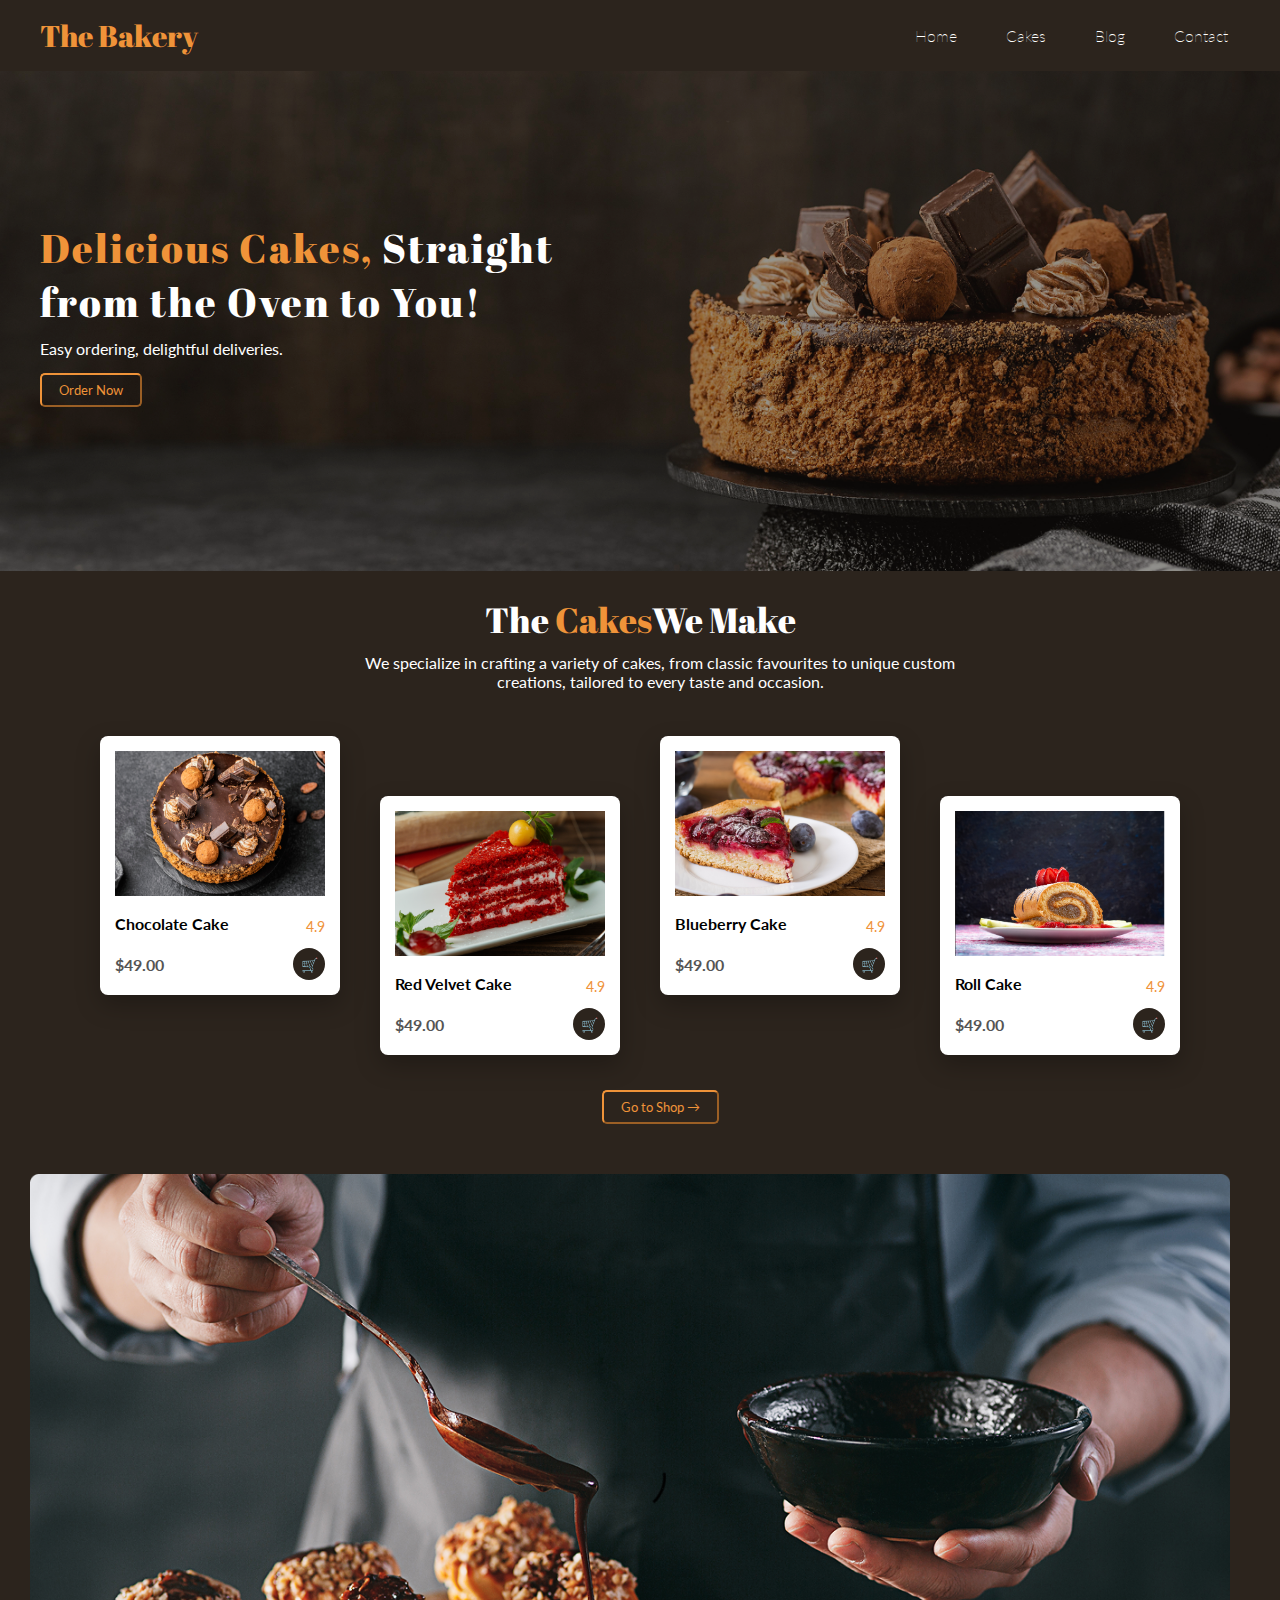
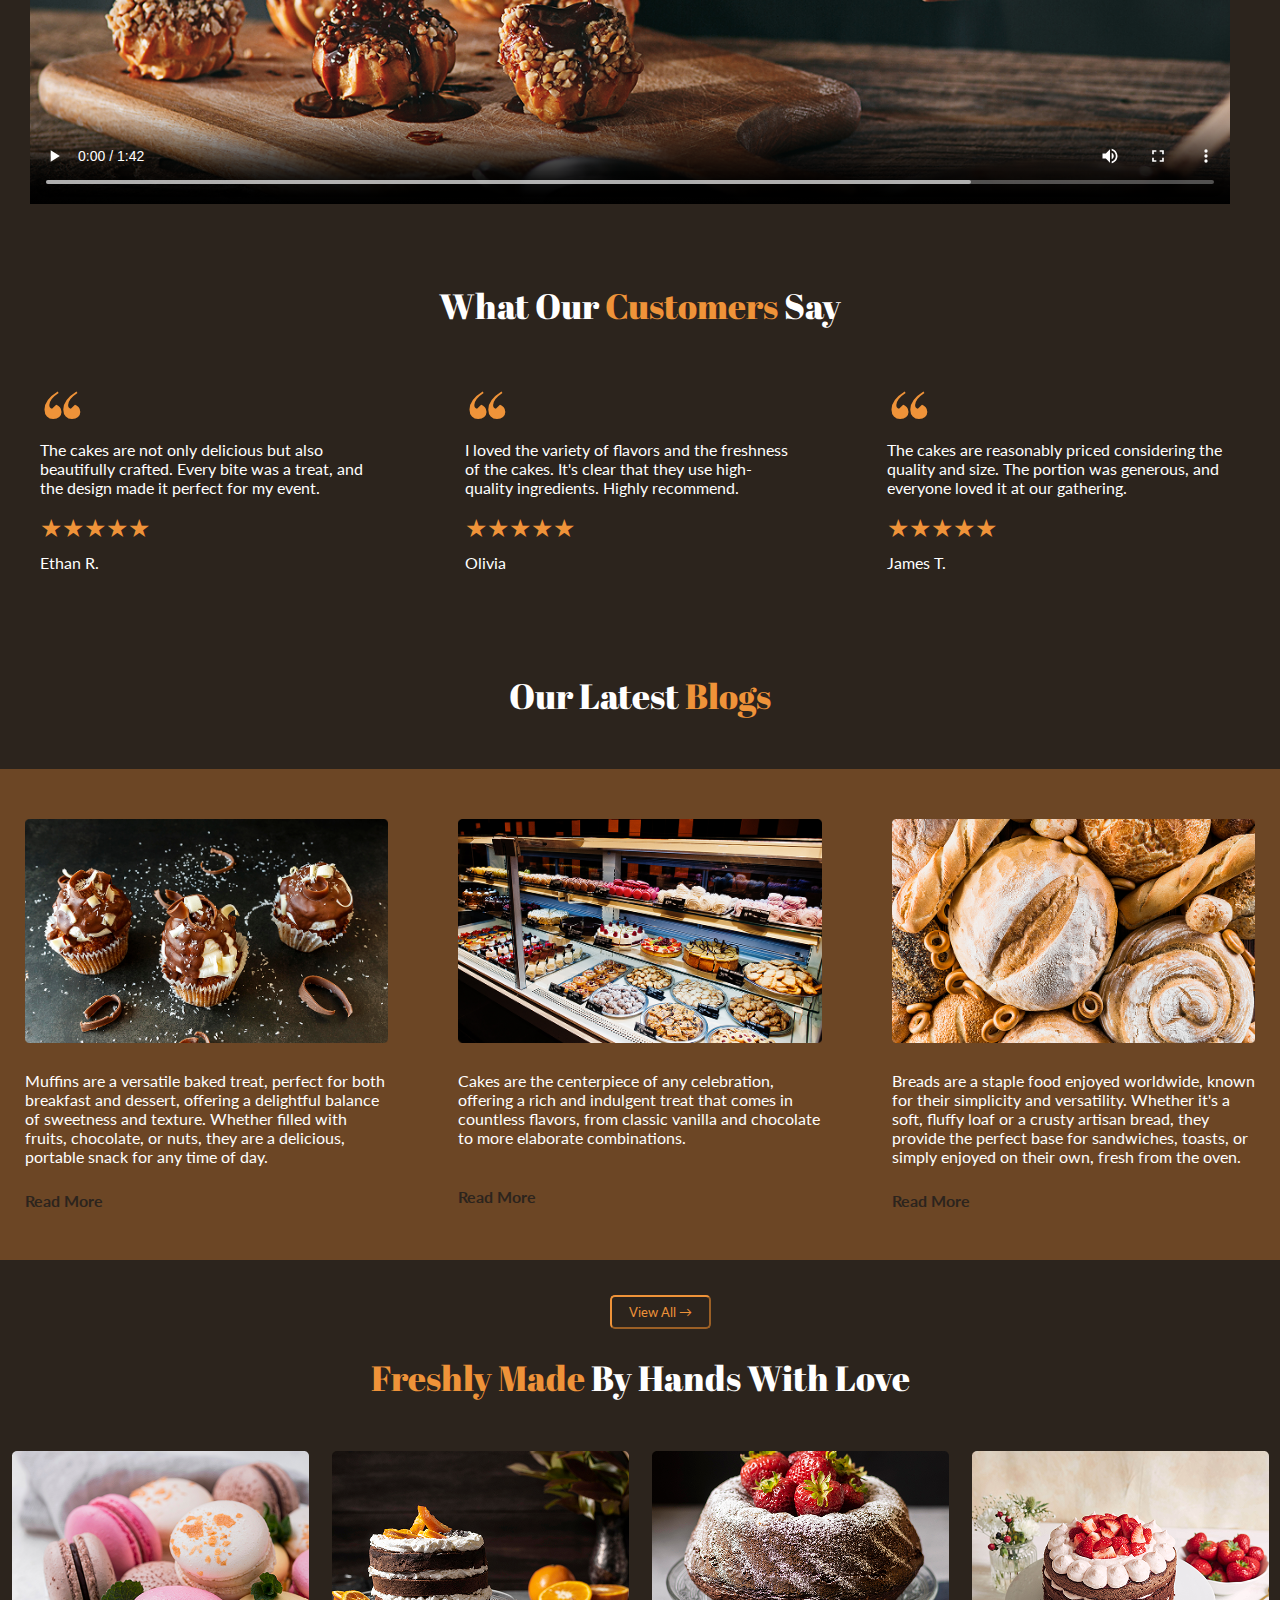
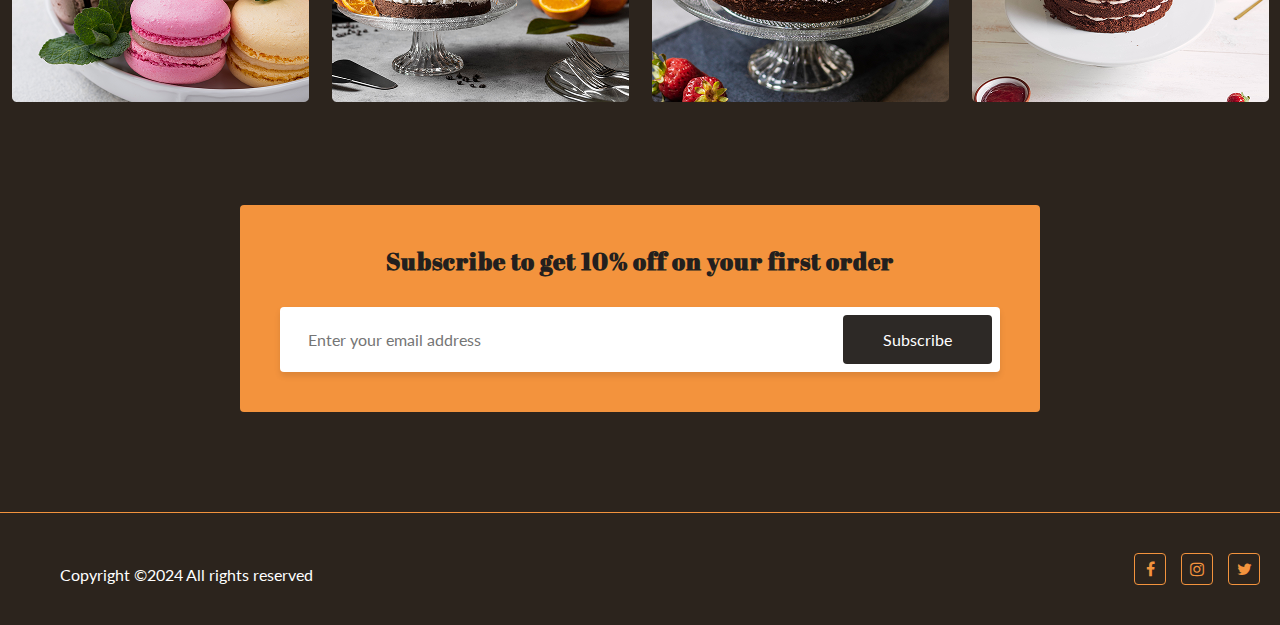
<file: index.html>
<!DOCTYPE html>
<html lang="en">

<head>
  <meta charset="UTF-8" />
  <meta name="viewport" content="width=device-width, initial-scale=1.0">
  <title>The Bakery</title>
  <link href="https://fonts.googleapis.com/css2?family=Abril+Fatface&display=swap" rel="stylesheet" />
  <link href="https://fonts.googleapis.com/css2?family=Lato:wght@300;400;700;900&display=swap" rel="stylesheet" />
  <link rel="stylesheet" href="https://cdnjs.cloudflare.com/ajax/libs/font-awesome/4.7.0/css/font-awesome.min.css">
  <link rel="stylesheet" href="style.css" />
</head>

<body>
  <nav class="navbar">
    <div class="logo">The Bakery</div>
    <ul class="nav-links">
      <li><a href="#">Home</a></li>
      <li><a href="#">Cakes</a></li>
      <li><a href="#">Blog</a></li>
      <li><a href="contact.html">Contact</a></li>
    </ul>
  </nav>
  <div class="BGI">
    <div class="mainh">
      <span class="orange">Delicious Cakes,</span> Straight <br />from the
      Oven to You!
    </div>
    <p>Easy ordering, delightful deliveries.</p>
    <button class="button">Order Now</button>
  </div>
  <div>
    <div class="sec">The <span class="orange">Cakes</span>We Make</div>
    <p style="text-align: center">
      We specialize in crafting a variety of cakes, from classic favourites to
      unique custom<br> creations, tailored to every taste and occasion.
    </p>
    <section class="products">
      <div class="card-up">
        <div class="card">
          <img src="assets/pictures/1st.png" alt="Chocolate Cake" class="card-img">
          <div class="card-body">
            <h3>Chocolate Cake</h3>
            <span class="rating">4.9</span>
            <div class="card-footer">
              <span class="price">$49.00</span>
              <button class="cart-btn">🛒</button>
            </div>
          </div>
        </div>
      </div>
      <div class="card-down">
        <div class="card">
          <img src="assets/pictures/2nd.png" alt="Red Velvet Cake" class="card-img">
          <div class="card-body">
            <h3>Red Velvet Cake</h3>
            <span class="rating">4.9</span>
            <div class="card-footer">
              <span class="price">$49.00</span>
              <button class="cart-btn">🛒</button>
            </div>
          </div>
        </div>
      </div>
      <div class="card-up">
        <div class="card">
          <img src="assets/pictures/3rd.png" alt="Blueberry Cake" class="card-img">
          <div class="card-body">
            <h3>Blueberry Cake</h3>
            <span class="rating">4.9</span>
            <div class="card-footer">
              <span class="price">$49.00</span>
              <button class="cart-btn">🛒</button>
            </div>
          </div>
        </div>
      </div>
      <div class="card-down">
        <div class="card">
          <img src="assets/pictures/4th.png" alt="Roll Cake" class="card-img">
          <div class="card-body">
            <h3>Roll Cake</h3>
            <span class="rating">4.9</span>
            <div class="card-footer">
              <span class="price">$49.00</span>
              <button class="cart-btn">🛒</button>
            </div>
          </div>
        </div>
      </div>
    </section>
    <div style="text-align: center;padding-top: 20px;"> <button type="button" class="button">Go to Shop &#x2192;</button></div>
    <div class="cont">
      <video class="video" controls poster="assets/pictures/poster.png" style="padding: 30px,15px,30px,15px;">
        <source src="assets/DESSERT MAKING.mp4" type="video/mp4">
      </video>
    </div>
    <div>
      <div class="sec">What Our<span class="orange"> Customers </span>Say</div>
      <div class="comments">
        <div class="com">
          <p class="quote"> &#x201C; </p>
          <p>The cakes are not only delicious but also beautifully crafted. Every bite was a treat, and the
            design made it perfect for my event.</p>
          <div class="star">
            &#x2605;&#x2605;&#x2605;&#x2605;&#x2605;
          </div>
          <div class="names">
            <p>
              Ethan R.
            </p>
          </div>
        </div>
        <div class="com">
          <p class="quote"> &#x201C; </p>
          <p>I loved the variety of flavors and the freshness of the cakes. It's clear that they use
            high-quality ingredients. Highly recommend.</p>
          <div class="star">
            &#x2605;&#x2605;&#x2605;&#x2605;&#x2605;
          </div>
          <div class="names">
            <p>
              Olivia </p>
          </div>
        </div>
        <div class="com">
          <p class="quote"> &#x201C; </p>
          <p>The cakes are reasonably priced considering the quality and size. The portion was generous, and
            everyone loved it at our gathering.</p>
          <div class="star">
            &#x2605;&#x2605;&#x2605;&#x2605;&#x2605;
          </div>
          <div class="names">
            <p>
              James T. </p>
          </div>
        </div>
      </div>
    </div>
    <div class="sec" style="padding-top:100px; padding-bottom: 50px;">Our Latest<span class="orange"> Blogs</span></div>
    <div class="blog">
    <div class="blog-item">
        <img src="assets/pictures/b3.png" alt="Muffins">
        <div class="b">Muffins are a versatile baked treat, perfect for both breakfast and dessert, offering a delightful balance of
            sweetness and texture. Whether filled with fruits, chocolate, or nuts, they are a delicious, portable snack
            for any time of day.</div>
        <a href="#" class="read-more">Read More</a>
    </div>

    <div class="blog-item">
        <img src="assets/pictures/b2.png" alt="Cakes">
        <div style="padding-bottom: 40px;padding-top: 25px;">Cakes are the centerpiece of any celebration, offering a rich and indulgent treat that comes in countless flavors, from classic vanilla and chocolate to more elaborate combinations.</div>
        <a href="#" class="read-more">Read More</a>
    </div>

    <div class="blog-item">
        <img src="assets/pictures/b1.png" alt="Breads">
        <div class="b">Breads are a staple food enjoyed worldwide, known for their simplicity and versatility. Whether it's a soft, fluffy loaf or a crusty artisan bread, they provide the perfect base for sandwiches, toasts, or simply enjoyed on their own, fresh from the oven.</div>
        <a href="#" class="read-more">Read More</a>
    </div>
</div>
<div style="text-align: center;padding-top: 20px;"> <button class="button">View All &#x2192;</button></div>
<div class="sec"><span class="orange">Freshly Made</span> By Hands With Love</div>
<div class="gallery">
  <div class="gal"><img src="assets/pictures/i1.png"></div>
  <div class="gal"><img src="assets/pictures/i2.png"></div>
  <div class="gal"><img src="assets/pictures/i3.png"></div>
  <div class="gal"><img src="assets/pictures/i4.png"></div>
</div>
<div class="subscription">
  <div class="subscription-banner">
    <h2>Subscribe to get 10% off on your first order</h2>
    <form class="subscribe-form">
        <input type="email" placeholder="Enter your email address" required>
        <button type="submit">Subscribe</button>
    </form>
</div>
</div>
<footer class="footer-container">
    <div class="footer-content">
        <p>Copyright ©2024 All rights reserved</p>
        <div class="social-links">
            <a href="#" class="social-icon"><i class="fa fa-facebook-f"></i></a>
            <a href="#" class="social-icon"><i class="fa fa-instagram"></i></a>
            <a href="#" class="social-icon"><i class="fa fa-twitter"></i></a>
        </div>
    </div>
</footer>
</body>
</html>
</file>
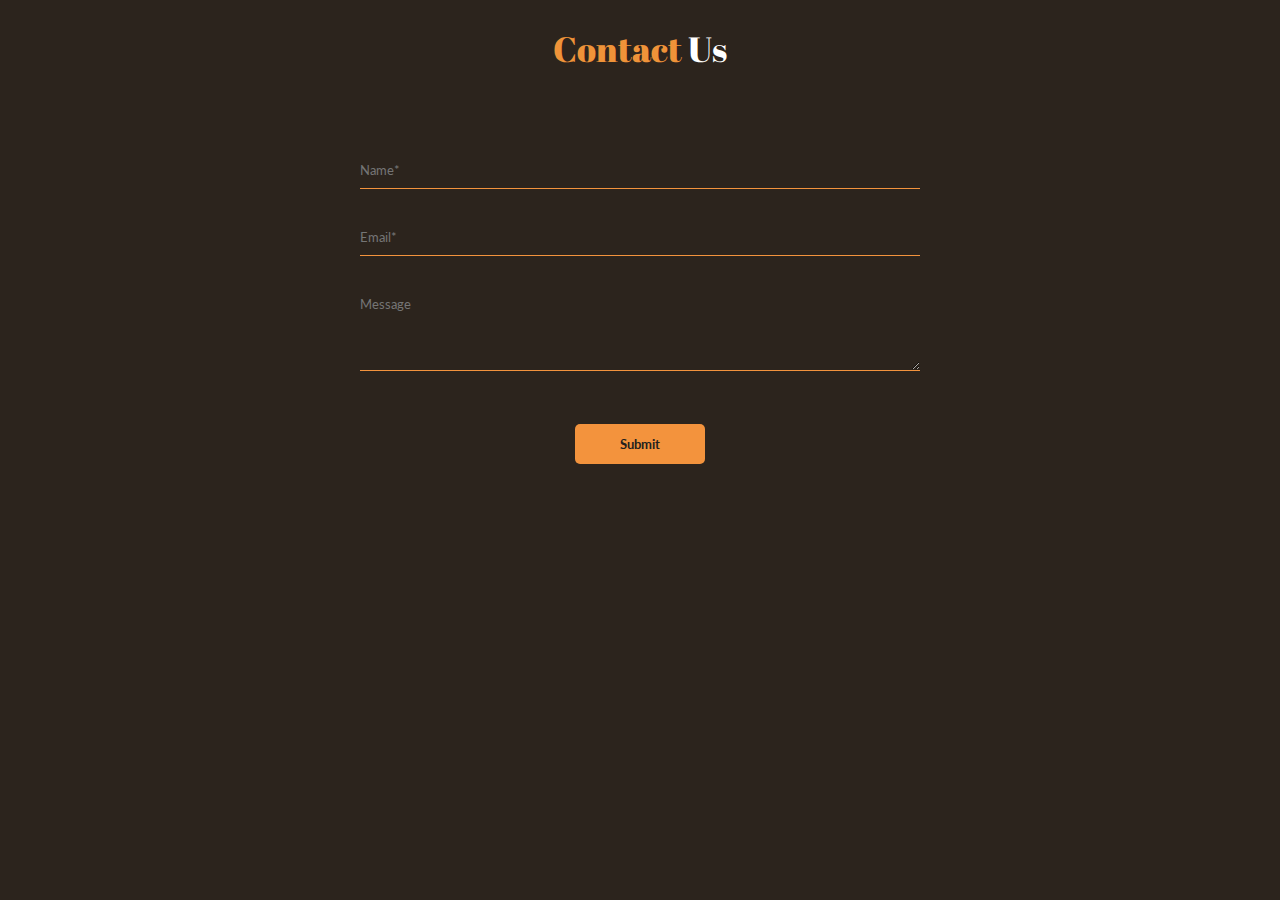
<file: contact.html>
<!DOCTYPE html>
<html lang="en">
<head>
    <meta charset="UTF-8">
    <meta name="viewport" content="width=device-width, initial-scale=1.0">
    <title>Contact Us</title>
      <link href="https://fonts.googleapis.com/css2?family=Abril+Fatface&display=swap" rel="stylesheet" />
  <link href="https://fonts.googleapis.com/css2?family=Lato:wght@300;400;700;900&display=swap" rel="stylesheet" />
     <link rel="stylesheet" href="style.css" />
</head>
<body>
<div class="sec"><span class="orange">Contact</span> Us</div>
<form class="contact-form">
        <div class="input-group">
            <input type="text" placeholder="Name*" required>
        </div>
        <div class="input-group">
            <input type="email" placeholder="Email*" required>
        </div>
        <div class="input-group">
            <textarea placeholder="Message" rows="4"></textarea>
        </div>
        <button type="submit" class="submit-btn">Submit</button>
    </form>
</body>
</html>
</file>
<file: style.css>
* {
    margin: 0;
    padding: 0;
    box-sizing: border-box;
    font-family: "lato";
}

body {
    background-color:#2C241D;
    color: #ffffff;
}
.orange{
   color: #EF9339; 
    font-family: "Abril Fatface";

}
.white{
color: #ffffff;
}
.mainh{
    font-size: 40px;
    letter-spacing:2px;
    padding-top:150px;
    padding-left:40px;
    font-family: "Abril Fatface";

}
.b{
    padding-top:  25px;
    padding-bottom: 25px;
}
p{
    color: #ffffff;
    padding-left:  40px;
    padding-top:10px;
}
 .logo{
    font-size: 30px;
    color: #EF9339;
    font-family: "Abril Fatface";
 }
.BGI{
    background-image: url(assets/pictures/BGI.png);
    background-size: cover;
    background-position: center;
    background-repeat: no-repeat;
    height: 500px;
}

.logo img {
    height: 45px;
    width: auto;
    cursor: pointer; 
}
.nav-links {
    list-style: none;
    display: flex;
    gap: 25px;
}
.nav-links a {
    text-decoration: none;
    color: #ffffff;
    padding: 8px 12px;}

.navbar {
    display: flex;
    font-weight: bold;
    justify-content: space-between;
    align-items: center;
    padding: 15px 40px;
    color:#000000 ;
    font-weight: 100;
    
}

.nav-links a:hover {
    font-weight: 100;
    color: #EF9339;
}
.button{
    color: #EF9339;
    margin-left: 40px;
    margin-top: 15px;
    padding:7px 17px;
    cursor: pointer;
    background-color: transparent;
    border-color: #EF9339;
    border-radius: 5px;
}
.sec{
    text-align: center;
    font-size:35px;
    padding-top:25px;
    font-family: "Abril Fatface";
}

.products {
    display: flex;
    gap: 40px;
    justify-content: center;
    flex-wrap: wrap;
    padding-top: 75px;
}
.card-up {
    margin-top: -30px;
}

.card-down {
    margin-top: 30px;
}
.card {
    background: #ffffff;
    width: 240px;
    border-radius: 8px;
    overflow: hidden;
    box-shadow: 0 10px 25px rgba(0,0,0,0.25);
    transition: transform 0.3s ease;
}

.card:hover {
    transform: translateY(-8px);
}

.card img {
    width: 100%;
    height: 160px;
    object-fit: cover;
}

.card-body {
    padding: 15px;
}

h3 {
    font-size: 16px;
    font-weight: 700;
    margin-bottom: 5px;
    color: black;
}

.rating {
    color: #ef9339;
    font-size: 14px;
    float: right;
    margin-top: -20px;
}

.card-footer {
    display: flex;
    justify-content: space-between;
    align-items: center;
    margin-top: 15px;
}

.price {
    font-weight: 700;
    color: #555;
}

.cart-btn {
    background: #2c241d;
    color: #fff;
    border: none;
    width: 32px;
    height: 32px;
    border-radius: 50%;
    cursor: pointer;
    font-size: 14px;
}

.cart-btn:hover {
    background: #ef9339;
}
.card-img{
    padding: 15px 15px 0 15px;
}
.video{
width: 1200px;
height: auto;
} 
.cont{
    padding: 30px; 
    margin-top: 20px;
    margin-bottom: 20px;
}
.comments{
    display: flex;
    flex-direction: row;
    padding-top: 50px;
}
.com{
    padding-right: 50px;
    padding-right: 50px;
}
.quote{
    color: #ef9339;
    font-family: "Abril Fatface";
    font-size:  100px;
    line-height: 0.8px;
    margin: 0;
    padding-top: 50px;
}
.star{
    padding-top: 15px;
padding-left: 40px;
font-size:25px;
color: #EF9339;
}
.blog {
    display: flex; 
    justify-content: space-around;
    padding-top: 50px;
    padding-bottom:50px;
    gap: 20px; 
    background-color: #6C4625;
}

.blog-item {
    padding-right: 25px;
    padding-left: 25px;
    width: 33%; 
}

.blog-item img {
    width: 100%; 
    height: auto;
}

.blog-item p {
    color: #FFFFFF;
}

.read-more {
    text-decoration: none;
    color: #2C241D; 
    font-weight: bold;
}
.gallery{
    padding-top: 50px;
    display: flex;
    justify-content:space-around;
}
.subscription {
    display: flex;
    justify-content: center;
    align-items: center;
    padding-top: 100px;
    padding-bottom: 100px;
}

.subscription-banner {
    background-color: #f3933d; 
    padding: 40px 40px;
    border-radius: 4px;
    text-align: center;
    width: 100%;
    max-width: 800px;
}

.subscription-banner h2 {
    font-family: "Abril Fatface";
    color: #231f1e;
    margin-bottom: 30px;
    letter-spacing: 1px;
}

.subscribe-form {
    background-color: white;
    display: flex;
    padding: 8px;
    border-radius: 4px;
    box-shadow: 0 4px 6px rgba(0, 0, 0, 0.1);
}

.subscribe-form input {
    flex-grow: 1;
    border: none;
    padding: 15px 20px;
    font-size: 1rem;
    outline: none;
    color: #666;
}

.subscribe-form button {
    background-color: #2d2926; 
    color: white;
    border: none;
    padding: 0 40px;
    border-radius: 4px;
    cursor: pointer;
    font-size: 1rem;
    transition: background-color 0.2s;
}

.subscribe-form button:hover {
    background-color: #1a1715;
}
.footer-container {
    padding: 40px 20px;
    border-top: 1px solid #f3933d;
}
.footer-content {
    display: flex;
    justify-content: space-between;
    align-items: center;
}
.social-links {
    display: flex;
    gap: 15px;
}
.social-icon {
    display: flex;
    align-items: center;
    justify-content: center;
    width: 32px;
    height: 32px;
    border: 1px solid #f3933d;
    border-radius: 4px;
    color: #f3933d;
    text-decoration: none;
    font-size: 16px;
    transition: all 0.3s ease;
}

.social-icon:hover {
    background-color: #f3933d;
    color: #231f1e;
}
.contact-form{
    padding: 80px 20px;
    text-align: center;
    max-width: 600px;
    margin: 0 auto;
}

.contact-title {
    font-family: "Times New Roman", Times, serif;
    font-size: 2.5rem;
    margin-bottom: 50px;
}
.input-group {
    margin-bottom: 30px;
}

.contact-form input, 
.contact-form textarea {
    width: 100%;
    background: transparent;
    border: none;
    border-bottom: 1px solid #f3933d;
    padding: 10px 0;
    color: white;
    outline: none;
}
.submit-btn {
    background-color: #f3933d;
    color: #231f1e;
    border: none;
    padding: 12px 45px;
    border-radius: 5px;
    font-weight: bold;
    cursor: pointer;
    margin-top: 20px;
    transition: opacity 0.3s;
}
</file>
